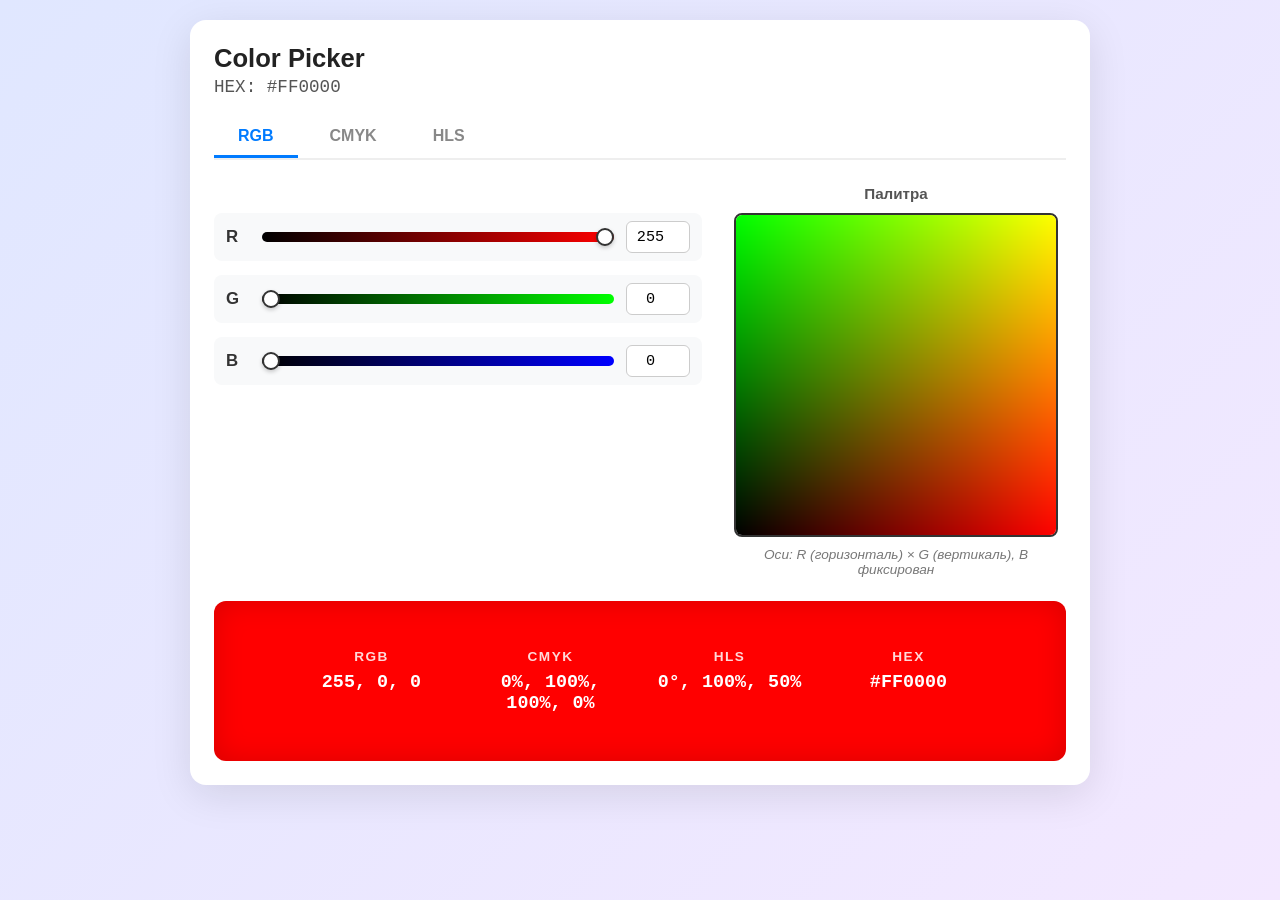
<file: lab1/index.html>
<!DOCTYPE html>
<html lang="ru">
<head>
    <meta charset="UTF-8">
    <title>Color Picker — RGB / CMYK / HLS</title>
    <link rel="stylesheet" href="style.css">
</head>
<body>

<div class="app">
    <header class="header">
        <div class="preview-info">
            <h1>Color Picker</h1>
            <p>HEX: <span id="hex-value">#FF0000</span></p>
        </div>
    </header>

    <!-- Вкладки моделей -->
    <nav class="tabs">
        <button class="tab-btn active" data-model="rgb">RGB</button>
        <button class="tab-btn" data-model="cmyk">CMYK</button>
        <button class="tab-btn" data-model="hls">HLS</button>
    </nav>

    <!-- Рабочая область: контролы + палитра -->
    <main class="workspace">
        <section class="controls" id="controls-container"></section>
        <section class="palette-section">
            <h3>Палитра</h3>
            <canvas id="color-canvas" width="320" height="320"></canvas>
            <div class="palette-hint" id="palette-hint">
                Оси: S (горизонталь) × L (вертикаль)
            </div>
        </section>
    </main>

    <section class="color-info-panel" id="color-info-panel">
        <div class="info-grid">
            <div class="info-block">
                <h3>RGB</h3>
                <p id="info-rgb">255, 0, 0</p>
            </div>
            <div class="info-block">
                <h3>CMYK</h3>
                <p id="info-cmyk">0%, 100%, 100%, 0%</p>
            </div>
            <div class="info-block">
                <h3>HLS</h3>
                <p id="info-hls">0°, 100%, 50%</p>
            </div>
            <div class="info-block">
                <h3>HEX</h3>
                <p id="info-hex">#FF0000</p>
            </div>
        </div>
    </section>
</div>

<script src="script.js"></script>
</body>
</html>
</file>
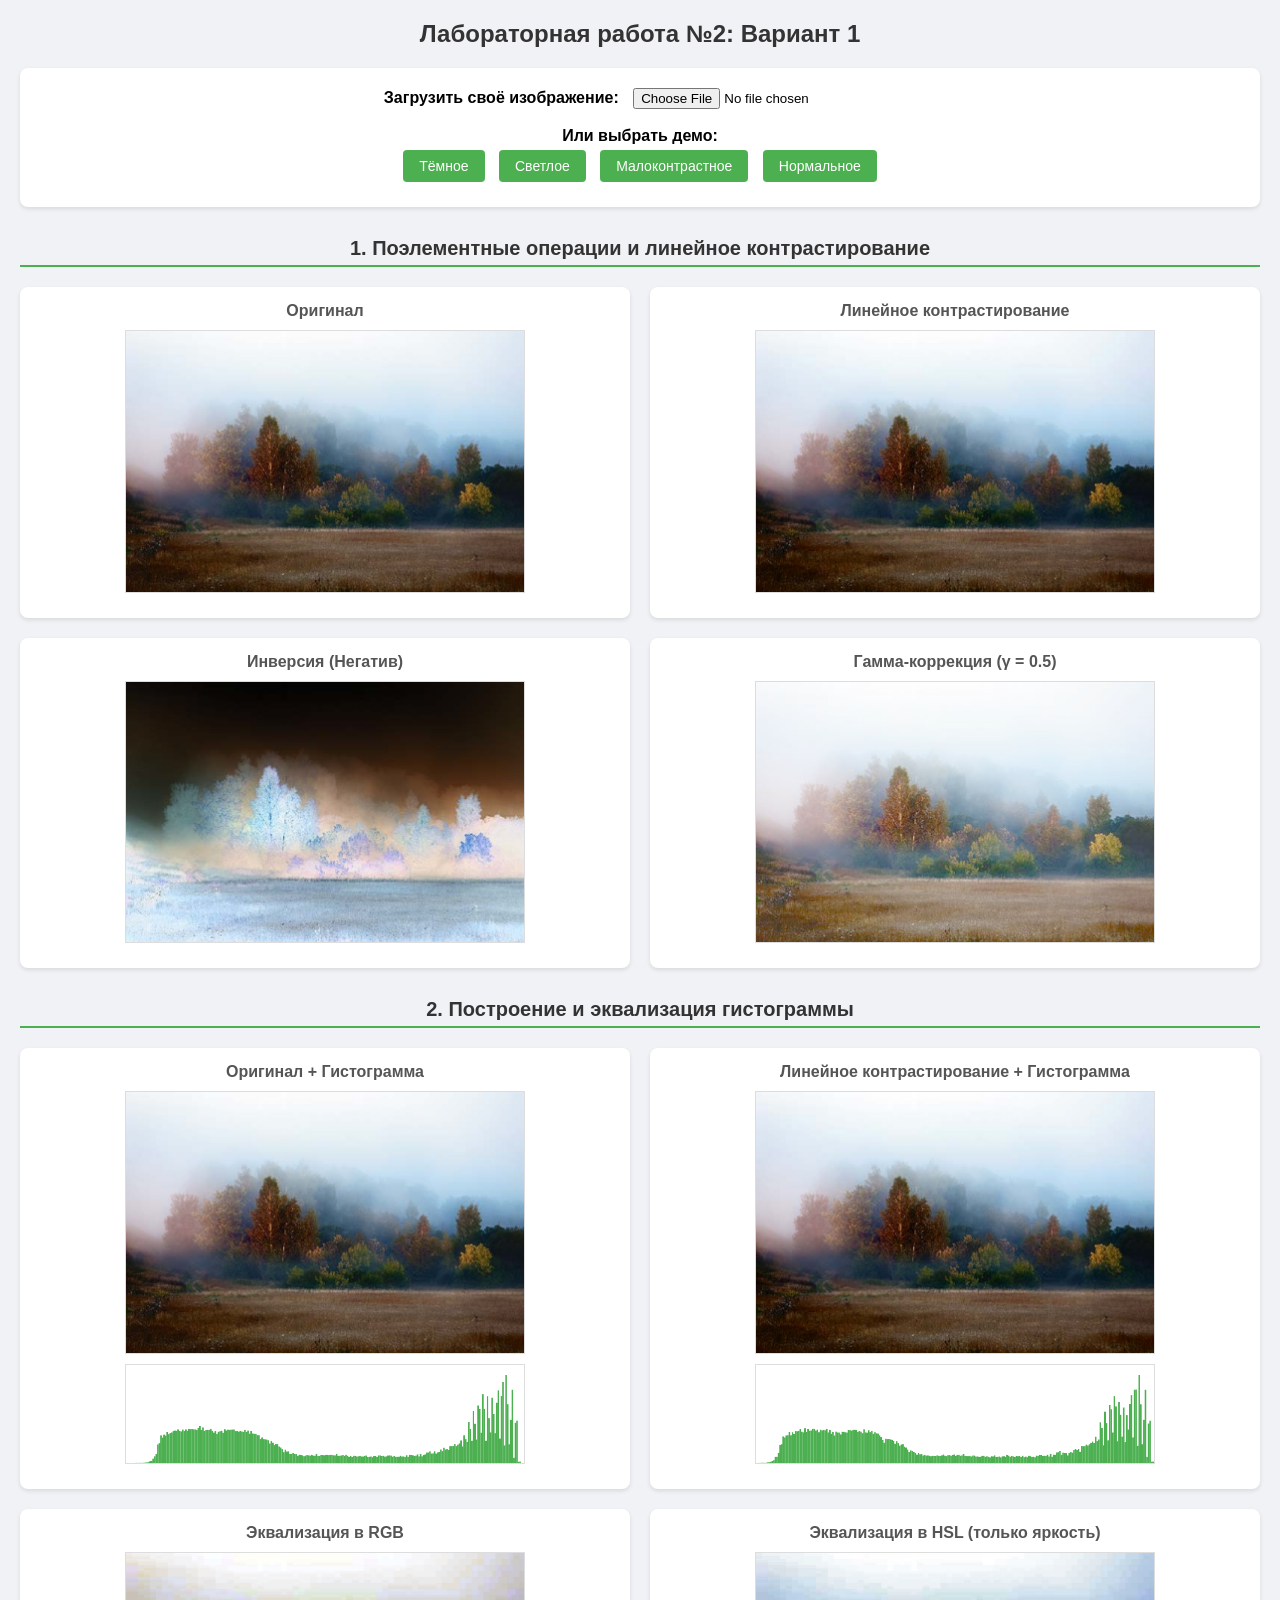
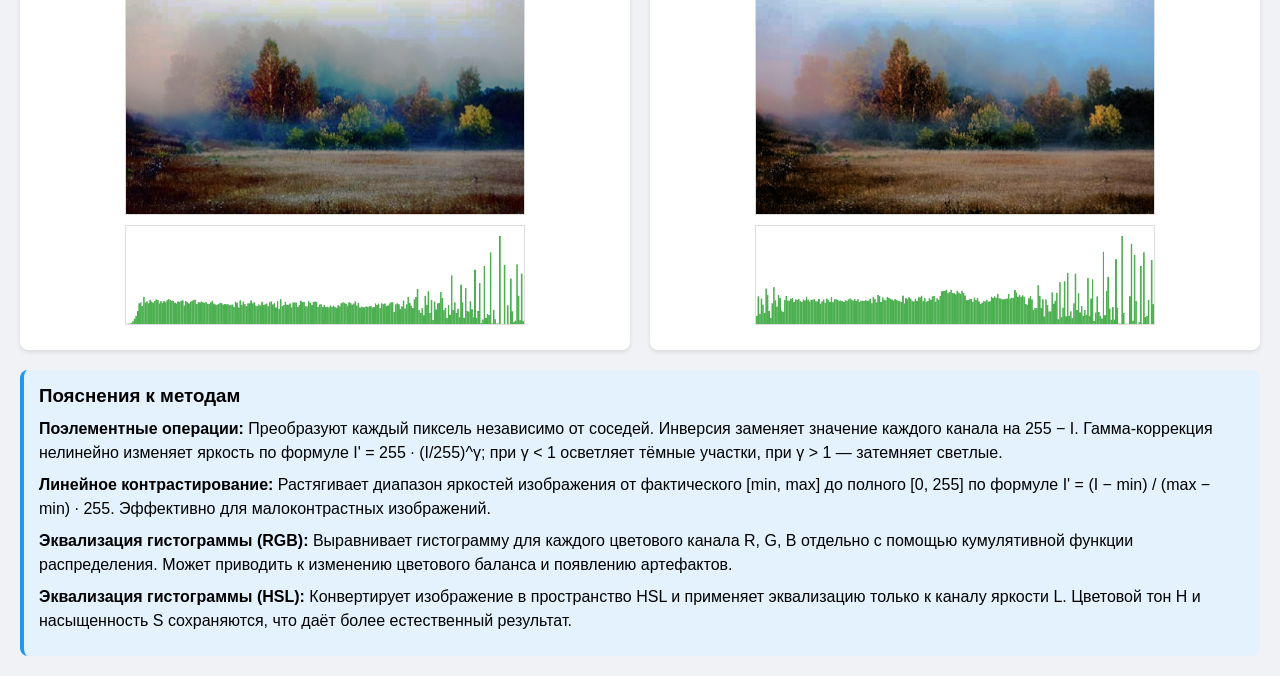
<file: lab2/lab2.html>
<!DOCTYPE html>
<html lang="ru">
<head>
    <meta charset="UTF-8">
    <title>Лаб 2: Обработка изображений (Вариант 1)</title>
    <style>
        * { box-sizing: border-box; margin: 0; padding: 0; }
        body { font-family: Arial, sans-serif; background: #f0f2f5; padding: 20px; }
        h1, h2 { text-align: center; margin-bottom: 20px; color: #333; }
        h1 { font-size: 24px; }
        h2 { margin-top: 30px; font-size: 20px; border-bottom: 2px solid #4CAF50; padding-bottom: 5px; }
        .container { max-width: 1400px; margin: 0 auto; }
        .controls { background: white; padding: 20px; border-radius: 8px; margin-bottom: 20px; 
                    box-shadow: 0 2px 4px rgba(0,0,0,0.1); text-align: center; }
        .controls label { font-weight: bold; margin-right: 10px; }
        .controls input[type="file"] { margin-right: 10px; }
        .controls button { padding: 8px 16px; margin: 5px; border: none; border-radius: 4px; 
                           font-size: 14px; cursor: pointer; color: white; }
        .btn-demo { background: #4CAF50; }
        .btn-demo:hover { background: #45a049; }
        .btn-upload { background: #2196F3; }
        .btn-upload:hover { background: #1976D2; }
        .results { display: grid; grid-template-columns: repeat(2, 1fr); gap: 20px; }
        .result-card { background: white; padding: 15px; border-radius: 8px; 
                       box-shadow: 0 2px 4px rgba(0,0,0,0.1); text-align: center; }
        .result-card h3 { margin-bottom: 10px; color: #555; font-size: 16px; }
        .result-card canvas { width: 100%; max-width: 400px; display: block; margin: 0 auto 10px; 
                              border: 1px solid #ddd; }
        .histogram { width: 100%; height: 100px; display: block; margin: 0 auto; }
        .info { background: #e3f2fd; padding: 15px; border-radius: 8px; margin-top: 20px; 
                border-left: 4px solid #2196F3; }
        .info h3 { margin-bottom: 10px; }
        .info p { margin-bottom: 8px; line-height: 1.5; }
    </style>
</head>
<body>
    <div class="container">
        <h1>Лабораторная работа №2: Вариант 1</h1>
        
        <div class="controls">
            <label>Загрузить своё изображение:</label>
            <input type="file" id="fileInput" accept="image/*">
            <button class="btn-upload" onclick="loadSaved()" style="display: none;" id="savedBtn">Моё изображение</button>
            <br><br>
            <span style="font-weight: bold;">Или выбрать демо:</span><br>
            <button class="btn-demo" onclick="loadDemo('Тёмное.webp')">Тёмное</button>
            <button class="btn-demo" onclick="loadDemo('Светлое.jpg')">Светлое</button>
            <button class="btn-demo" onclick="loadDemo('Малоконтрастное.jpg')">Малоконтрастное</button>
            <button class="btn-demo" onclick="loadDemo('Нормальное.avif')">Нормальное</button>
        </div>

        <h2>1. Поэлементные операции и линейное контрастирование</h2>
        <div class="results">
            <div class="result-card">
                <h3>Оригинал</h3>
                <canvas id="origCanvas1"></canvas>
            </div>
            <div class="result-card">
                <h3>Линейное контрастирование</h3>
                <canvas id="linearCanvas"></canvas>
            </div>
            <div class="result-card">
                <h3>Инверсия (Негатив)</h3>
                <canvas id="invertCanvas"></canvas>
            </div>
            <div class="result-card">
                <h3>Гамма-коррекция (γ = 0.5)</h3>
                <canvas id="gammaCanvas"></canvas>
            </div>
        </div>

        <h2>2. Построение и эквализация гистограммы</h2>
        <div class="results">
            <div class="result-card">
                <h3>Оригинал + Гистограмма</h3>
                <canvas id="origCanvas2"></canvas>
                <canvas id="origHist" class="histogram"></canvas>
            </div>
            <div class="result-card">
                <h3>Линейное контрастирование + Гистограмма</h3>
                <canvas id="linearCanvas2"></canvas>
                <canvas id="linearHist2" class="histogram"></canvas>
            </div>
            <div class="result-card">
                <h3>Эквализация в RGB</h3>
                <canvas id="rgbCanvas"></canvas>
                <canvas id="rgbHist" class="histogram"></canvas>
            </div>
            <div class="result-card">
                <h3>Эквализация в HSL (только яркость)</h3>
                <canvas id="hslCanvas"></canvas>
                <canvas id="hslHist" class="histogram"></canvas>
            </div>
        </div>

        <div class="info">
            <h3>Пояснения к методам</h3>
            <p><b>Поэлементные операции:</b> Преобразуют каждый пиксель независимо от соседей. Инверсия заменяет значение каждого канала на 255 − I. Гамма-коррекция нелинейно изменяет яркость по формуле I' = 255 · (I/255)^γ; при γ < 1 осветляет тёмные участки, при γ > 1 — затемняет светлые.</p>
            <p><b>Линейное контрастирование:</b> Растягивает диапазон яркостей изображения от фактического [min, max] до полного [0, 255] по формуле I' = (I − min) / (max − min) · 255. Эффективно для малоконтрастных изображений.</p>
            <p><b>Эквализация гистограммы (RGB):</b> Выравнивает гистограмму для каждого цветового канала R, G, B отдельно с помощью кумулятивной функции распределения. Может приводить к изменению цветового баланса и появлению артефактов.</p>
            <p><b>Эквализация гистограммы (HSL):</b> Конвертирует изображение в пространство HSL и применяет эквализацию только к каналу яркости L. Цветовой тон H и насыщенность S сохраняются, что даёт более естественный результат.</p>
        </div>
    </div>

    <script src="lab2.js"></script>
</body>
</html>
</file>
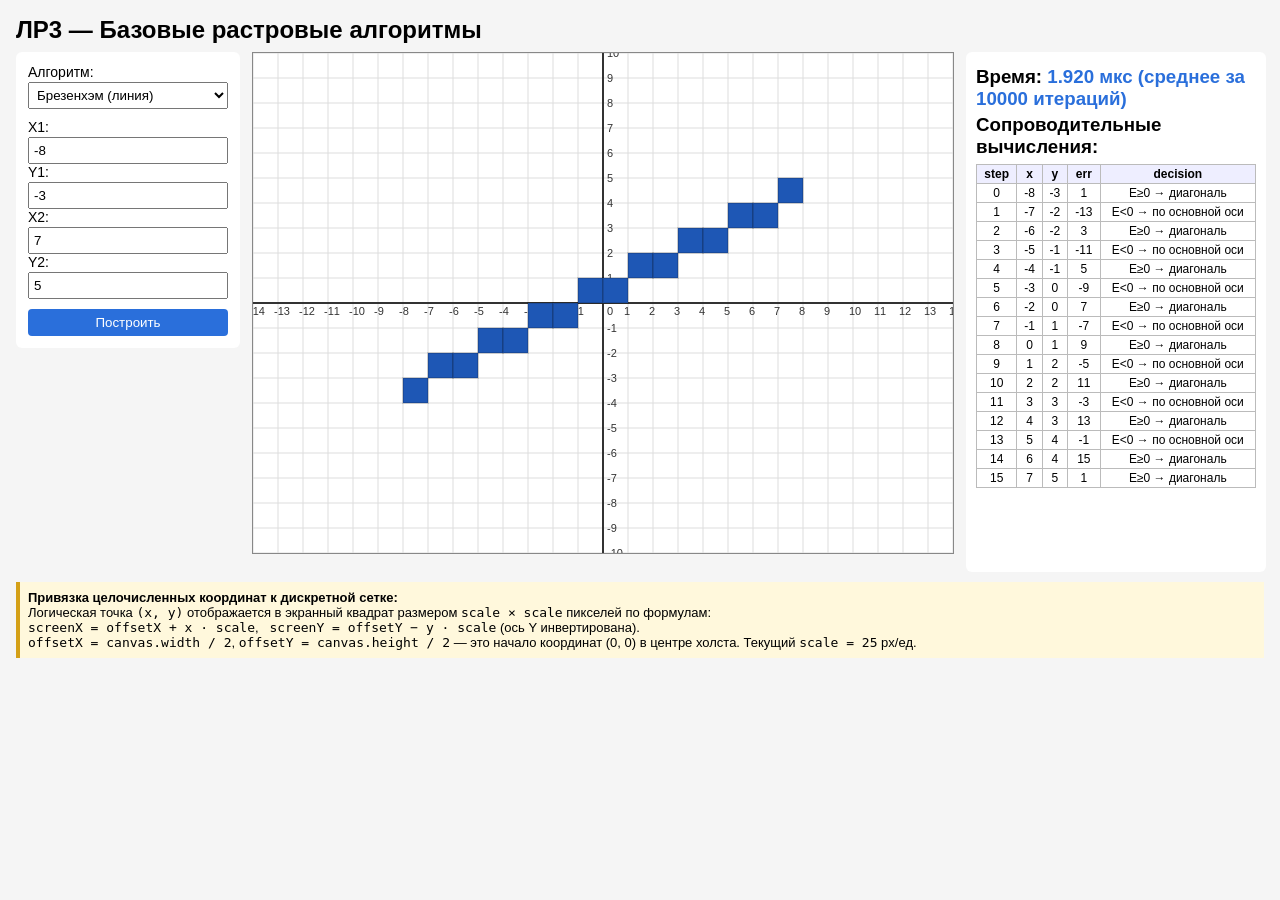
<file: lab3/lab3.html>
<!DOCTYPE html>
<html lang="ru">
<head>
<meta charset="UTF-8">
<title>ЛР3 — Базовые растровые алгоритмы</title>
<style>
    body { font-family: sans-serif; margin: 16px; background: #f5f5f5; }
    h2 { margin: 8px 0; }

    /* Трёхколоночная раскладка */
    .main-row { display: flex; gap: 12px; align-items: flex-start; }

    /* Левая колонка — панель ввода */
    .panel { background: #fff; padding: 12px; border-radius: 6px;
             display: flex; flex-direction: column; gap: 10px; min-width: 200px; }
    .panel label { font-size: 14px; display: block; margin-bottom: 2px; }
    .panel input, .panel select { padding: 4px; width: 100%; box-sizing: border-box; }
    .panel select { width: 100%; }
    button { padding: 6px 14px; cursor: pointer; background: #2a6fdb; color: #fff;
             border: none; border-radius: 4px; width: 100%; }
    button:hover { background: #1e57b5; }

    /* Центральная колонка — canvas */
    #mainCanvas { border: 1px solid #888; background: #fff; display: block; flex-shrink: 0; }

    /* Правая колонка — таблица */
    .info { background: #fff; padding: 10px; border-radius: 6px;
            flex: 1; height: 500px; overflow: auto; min-width: 280px; }
    .info h3 { margin: 4px 0; }
    #timeBox { font-weight: bold; color: #2a6fdb; }

    #stepsTable { border-collapse: collapse; font-size: 12px; margin-top: 6px; width: 100%; }
    #stepsTable th, #stepsTable td { border: 1px solid #bbb; padding: 2px 6px; text-align: center; }
    #stepsTable th { background: #eef; position: sticky; top: 0; }

    .note { background: #fff8dc; padding: 8px; border-left: 4px solid #d4a017;
            font-size: 13px; margin-top: 10px; }
</style>
</head>
<body>

<h2>ЛР3 — Базовые растровые алгоритмы</h2>

<div class="main-row">
    <!-- Левая колонка: панель ввода -->
    <div class="panel">
    <div>
        <label>Алгоритм:</label>
        <select id="algo">
            <option value="step">Пошаговый</option>
            <option value="dda">ЦДА</option>
            <option value="bresenhamLine" selected>Брезенхэм (линия)</option>
            <option value="bresenhamCircle">Брезенхэм (окружность)</option>
            <option value="castle">Кастл-Питвей</option>
            <option value="wu">Ву (сглаживание)</option>
        </select>
    </div>

    <div id="lineInputs">
        <div><label>X1:</label><input id="x1" type="number" value="-8"></div>
        <div><label>Y1:</label><input id="y1" type="number" value="-3"></div>
        <div><label>X2:</label><input id="x2" type="number" value="7"></div>
        <div><label>Y2:</label><input id="y2" type="number" value="5"></div>
    </div>

    <div id="circleInputs" style="display:none;">
        <div><label>Xc:</label><input id="xc" type="number" value="0"></div>
        <div><label>Yc:</label><input id="yc" type="number" value="0"></div>
        <div><label>R:</label><input id="r"  type="number" value="6"></div>
    </div>

    <button id="buildBtn">Построить</button>
</div>

    <!-- Центральная колонка: canvas -->
    <canvas id="mainCanvas" width="700" height="500"></canvas>

    <!-- Правая колонка: таблица -->
    <div class="info">
        <h3>Время: <span id="timeBox">—</span></h3>
        <h3>Сопроводительные вычисления:</h3>
        <div id="stepsBox"></div>
    </div>
</div>

<div class="note">
    <b>Привязка целочисленных координат к дискретной сетке:</b><br>
    Логическая точка <code>(x, y)</code> отображается в экранный квадрат
    размером <code>scale × scale</code> пикселей по формулам:<br>
    <code>screenX = offsetX + x · scale</code>, &nbsp;
    <code>screenY = offsetY − y · scale</code> (ось Y инвертирована).<br>
    <code>offsetX = canvas.width / 2</code>, <code>offsetY = canvas.height / 2</code> —
    это начало координат (0, 0) в центре холста.
    Текущий <code>scale = 25</code> px/ед.
</div>

<script src="lab3.js"></script>
</body>
</html>
</file>
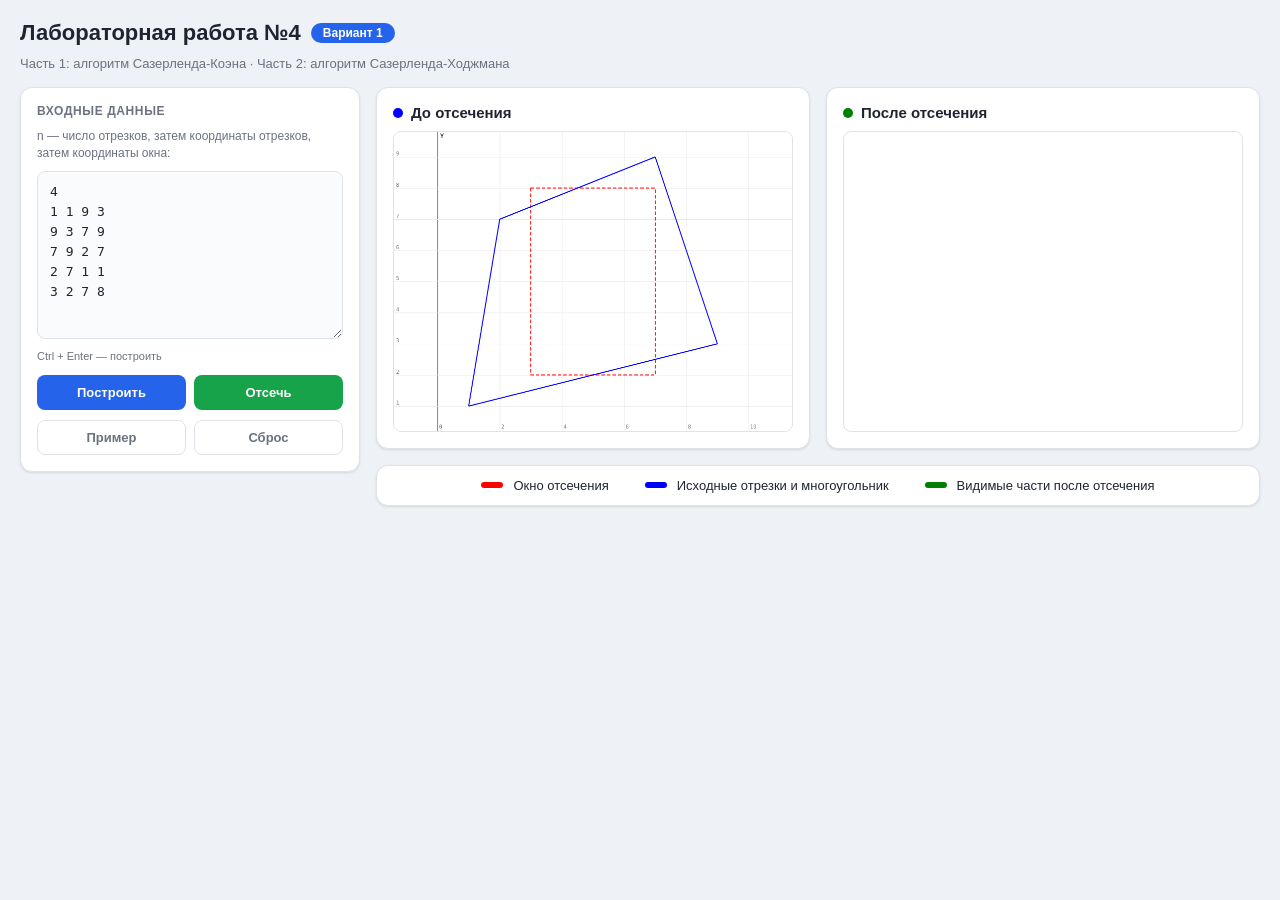
<file: Lab4/index_4.html>
<!DOCTYPE html>
<html lang="ru">
<head>
    <meta charset="UTF-8">
    <meta name="viewport" content="width=device-width, initial-scale=1.0">
    <title>Лабораторная работа 4 — Вариант 1</title>
    <link rel="stylesheet" href="style_4.css">
</head>
<body>
    <header class="app-header">
        <h1>Лабораторная работа №4</h1>
        <span class="badge">Вариант 1</span>
        <p class="app-subtitle">
            Часть 1: алгоритм Сазерленда-Коэна · Часть 2: алгоритм Сазерленда-Ходжмана
        </p>
    </header>

    <main class="layout">
        <aside class="sidebar">
            <section class="card">
                <h2 class="card-title">Входные данные</h2>
                <p class="hint">
                    n — число отрезков, затем координаты отрезков,
                    затем координаты окна:
                </p>
                <textarea id="dataInput" spellcheck="false"></textarea>
                <p class="hint hint-small">Ctrl + Enter — построить</p>
                <div class="btn-row">
                    <button id="buildBtn" class="btn btn-primary">Построить</button>
                    <button id="clipBtn" class="btn btn-success" disabled>Отсечь</button>
                </div>
                <div class="btn-row">
                    <button id="exampleBtn" class="btn btn-ghost">Пример</button>
                    <button id="resetBtn" class="btn btn-ghost">Сброс</button>
                </div>
                <div id="alert" class="alert" hidden></div>
            </section>
        </aside>

        <section class="views">
            <div class="card view">
                <div class="view-header">
                    <span class="view-dot view-dot-before"></span>
                    <h2>До отсечения</h2>
                </div>
                <canvas id="beforeCanvas" width="800" height="600"></canvas>
            </div>

            <div class="card view">
                <div class="view-header">
                    <span class="view-dot view-dot-after"></span>
                    <h2>После отсечения</h2>
                </div>
                <canvas id="afterCanvas" width="800" height="600"></canvas>
            </div>

            <div class="card legend-card">
                <ul class="legend">
                    <li><span class="swatch swatch-window"></span>Окно отсечения</li>
                    <li><span class="swatch swatch-original"></span>Исходные отрезки и многоугольник</li>
                    <li><span class="swatch swatch-clipped"></span>Видимые части после отсечения</li>
                </ul>
            </div>
        </section>
    </main>

    <script src="script_4.js"></script>
</body>
</html>
</file>
<file: lab1/style.css>
* {
    box-sizing: border-box;
    margin: 0;
    padding: 0;
}

body {
    font-family: 'Segoe UI', Tahoma, sans-serif;
    background: linear-gradient(135deg, #e0e7ff 0%, #f3e8ff 100%);
    min-height: 100vh;
    padding: 20px;
    color: #333;
}

.app {
    max-width: 900px;
    margin: 0 auto;
    background: #fff;
    border-radius: 16px;
    padding: 24px;
    box-shadow: 0 10px 40px rgba(0,0,0,0.1);
}

/* Шапка */
.header {
    display: flex;
    align-items: center;
    gap: 20px;
    margin-bottom: 20px;
}

.preview-info h1 {
    font-size: 1.6rem;
    color: #222;
}

.preview-info p {
    font-family: 'Courier New', monospace;
    font-size: 1.1rem;
    color: #555;
    margin-top: 4px;
}

/* Вкладки */
.tabs {
    display: flex;
    gap: 8px;
    margin-bottom: 24px;
    border-bottom: 2px solid #eee;
}

.tab-btn {
    padding: 10px 24px;
    border: none;
    background: none;
    cursor: pointer;
    font-size: 1rem;
    font-weight: 600;
    color: #888;
    transition: 0.2s;
    border-bottom: 3px solid transparent;
}

.tab-btn:hover { color: #333; }
.tab-btn.active {
    color: #007bff;
    border-bottom-color: #007bff;
}

/* Рабочая область */
.workspace {
    display: grid;
    grid-template-columns: 1fr 340px;
    gap: 24px;
    margin-bottom: 24px;
}

.controls {
    display: flex;
    flex-direction: column;
    gap: 14px;
    margin-top: 29px;
}

.control-row {
    display: flex;
    align-items: center;
    gap: 12px;
    padding: 8px 12px;
    background: #f8f9fa;
    border-radius: 8px;
}

.control-row label {
    width: 24px;
    font-weight: 700;
    font-size: 1.05rem;
}

input[type=range] {
    flex: 1;
    -webkit-appearance: none;
    height: 10px;
    border-radius: 5px;
    background: #ddd;
    outline: none;
    cursor: pointer;
}

input[type=range]::-webkit-slider-thumb {
    -webkit-appearance: none;
    width: 18px;
    height: 18px;
    border-radius: 50%;
    background: #fff;
    border: 2px solid #333;
    cursor: pointer;
    box-shadow: 0 2px 4px rgba(0,0,0,0.2);
}

input[type=range]::-moz-range-thumb {
    width: 18px;
    height: 18px;
    border-radius: 50%;
    background: #fff;
    border: 2px solid #333;
    cursor: pointer;
}

input[type=number] {
    width: 64px;
    padding: 6px;
    border: 1px solid #ccc;
    border-radius: 6px;
    text-align: center;
    font-size: 0.95rem;
    font-family: 'Courier New', monospace;
}

input[type=number]:focus {
    outline: none;
    border-color: #007bff;
}

/* Палитра */
.palette-section {
    display: flex;
    flex-direction: column;
    align-items: center;
    gap: 10px;
}

.palette-section h3 {
    font-size: 0.95rem;
    line-height: 1.2rem;
    margin: 0;
    color: #555;
}

canvas {
    border: 2px solid #333;
    border-radius: 8px;
    cursor: crosshair;
    background: #fff;
}

.palette-hint {
    font-size: 0.85rem;
    color: #777;
    text-align: center;
    font-style: italic;
}

.color-info-panel {
    border-radius: 12px;
    padding: 28px;
    min-height: 160px;
    display: flex;
    align-items: center;
    justify-content: center;
    background-color: rgb(255, 0, 0);
    box-shadow: inset 0 0 30px rgba(0,0,0,0.15);
    transition: background-color 0.05s;
}

.info-grid {
    display: grid;
    grid-template-columns: repeat(4, 1fr);
    gap: 16px;
    width: 100%;
    max-width: 700px;
    text-align: center;
}

.info-block h3 {
    font-size: 0.85rem;
    text-transform: uppercase;
    letter-spacing: 1.5px;
    opacity: 0.85;
    margin-bottom: 8px;
}

.info-block p {
    font-family: 'Courier New', monospace;
    font-size: 1.15rem;
    font-weight: 700;
}

@media (max-width: 768px) {
    .workspace {
        grid-template-columns: 1fr;
    }
    .controls {
        margin-top: 0;
    }
    .info-grid {
        grid-template-columns: repeat(2, 1fr);
    }
}
</file>
<file: Lab4/style_4.css>
:root {
    --bg: #eef1f5;
    --card: #ffffff;
    --border: #dfe3e8;
    --text: #1f2430;
    --muted: #6b7280;
    --primary: #2563eb;
    --primary-hover: #1d4ed8;
    --success: #16a34a;
    --success-hover: #15803d;
    --radius: 12px;
    --shadow: 0 1px 3px rgba(16, 24, 40, .08), 0 1px 2px rgba(16, 24, 40, .04);
}

* { box-sizing: border-box; }

body {
    margin: 0;
    padding: 20px;
    background: var(--bg);
    color: var(--text);
    font-family: -apple-system, BlinkMacSystemFont, "Segoe UI",
                 Roboto, "Helvetica Neue", Arial, sans-serif;
}

/* ---------- Шапка ---------- */
.app-header {
    display: flex;
    flex-wrap: wrap;
    align-items: center;
    gap: 10px;
    margin: 0 0 16px;
}

.app-header h1 { margin: 0; font-size: 22px; }

.badge {
    background: var(--primary);
    color: #fff;
    padding: 3px 12px;
    border-radius: 999px;
    font-size: 12px;
    font-weight: 600;
}

.app-subtitle {
    width: 100%;
    margin: 0;
    color: var(--muted);
    font-size: 13px;
}

/* ---------- Сетка ---------- */
.layout {
    display: grid;
    grid-template-columns: 340px minmax(0, 1fr);
    gap: 16px;
    align-items: start;
}

.sidebar {
    position: sticky;
    top: 16px;
    display: flex;
    flex-direction: column;
    gap: 16px;
}

.views {
    display: grid;
    grid-template-columns: repeat(2, minmax(0, 1fr));
    gap: 16px;
}

/* ---------- Карточки ---------- */
.card {
    background: var(--card);
    border: 1px solid var(--border);
    border-radius: var(--radius);
    box-shadow: var(--shadow);
    padding: 16px;
}

.card-title {
    margin: 0 0 10px;
    font-size: 12px;
    font-weight: 700;
    text-transform: uppercase;
    letter-spacing: .05em;
    color: var(--muted);
}

.hint {
    margin: 0 0 8px;
    font-size: 12px;
    color: var(--muted);
    line-height: 1.45;
}

.hint-small {
    margin: 6px 0 0;
    font-size: 11px;
}

/* ---------- Ввод данных ---------- */
textarea {
    width: 100%;
    min-height: 168px;
    resize: vertical;
    padding: 10px 12px;
    border: 1px solid var(--border);
    border-radius: 8px;
    background: #fafbfc;
    color: var(--text);
    font: 13px/1.55 ui-monospace, SFMono-Regular, Consolas, monospace;
    tab-size: 4;
}

textarea:focus {
    outline: 2px solid rgba(37, 99, 235, .30);
    outline-offset: 1px;
    border-color: var(--primary);
}

/* ---------- Кнопки ---------- */
.btn-row {
    display: flex;
    gap: 8px;
    margin-top: 10px;
}

.btn {
    flex: 1;
    padding: 9px 12px;
    border: 1px solid transparent;
    border-radius: 8px;
    font-size: 13px;
    font-weight: 600;
    cursor: pointer;
    transition: background .15s, transform .05s;
}

.btn:active { transform: translateY(1px); }

.btn:disabled {
    opacity: .45;
    cursor: not-allowed;
    transform: none;
}

.btn-primary { background: var(--primary); color: #fff; }
.btn-primary:hover:not(:disabled) { background: var(--primary-hover); }

.btn-success { background: var(--success); color: #fff; }
.btn-success:hover:not(:disabled) { background: var(--success-hover); }

.btn-ghost {
    background: transparent;
    border-color: var(--border);
    color: var(--muted);
}

.btn-ghost:hover:not(:disabled) {
    background: #f3f4f6;
    color: var(--text);
}

/* ---------- Сообщение об ошибке ---------- */
.alert {
    margin-top: 12px;
    padding: 10px 12px;
    border-radius: 8px;
    font-size: 13px;
    line-height: 1.45;
    white-space: pre-wrap;
    background: #fef2f2;
    border: 1px solid #fecaca;
    color: #991b1b;
}

/* ---------- Легенда под графиками ---------- */
.legend-card {
    grid-column: 1 / -1;
    padding: 12px 16px;
}

.legend {
    margin: 0;
    padding: 0;
    list-style: none;
    display: flex;
    flex-wrap: wrap;
    justify-content: center;
    gap: 12px 36px;
    font-size: 13px;
    color: var(--text);
}

.legend li {
    display: flex;
    align-items: center;
    gap: 10px;
}

.swatch {
    width: 22px;
    height: 6px;
    border-radius: 3px;
    flex: none;
}

.swatch-window { background: red; }
.swatch-original { background: blue; }
.swatch-clipped { background: green; }

/* ---------- Графики ---------- */
.view-header {
    display: flex;
    align-items: center;
    gap: 8px;
    margin-bottom: 10px;
}

.view-header h2 {
    margin: 0;
    font-size: 15px;
    font-weight: 600;
}

.view-dot {
    width: 10px;
    height: 10px;
    border-radius: 50%;
    flex: none;
}

.view-dot-before { background: blue; }
.view-dot-after { background: green; }

canvas {
    display: block;
    width: 100%;
    height: auto;
    border: 1px solid var(--border);
    border-radius: 8px;
    background: #fff;
}

/* ---------- Адаптив ---------- */
@media (max-width: 1100px) {
    .layout { grid-template-columns: 1fr; }
    .sidebar { position: static; }
}

@media (max-width: 800px) {
    .views { grid-template-columns: 1fr; }
}
</file>
